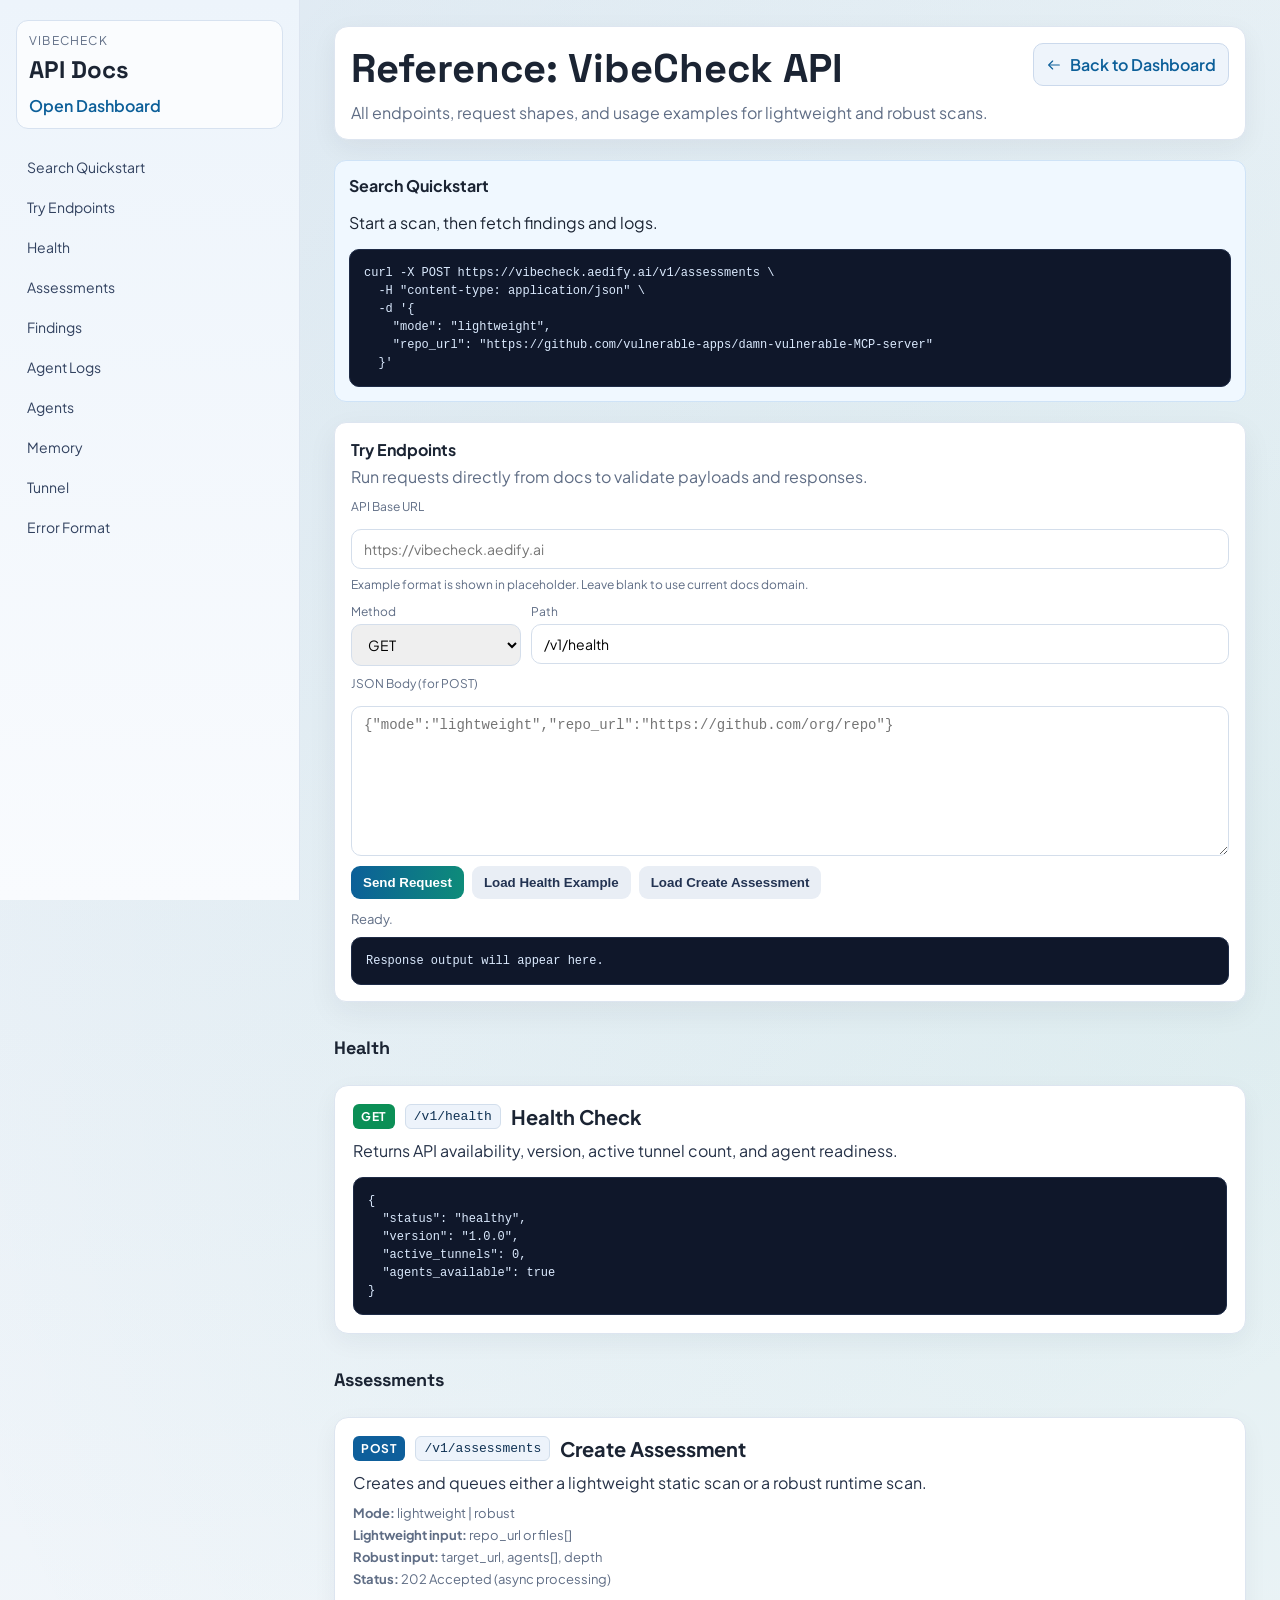
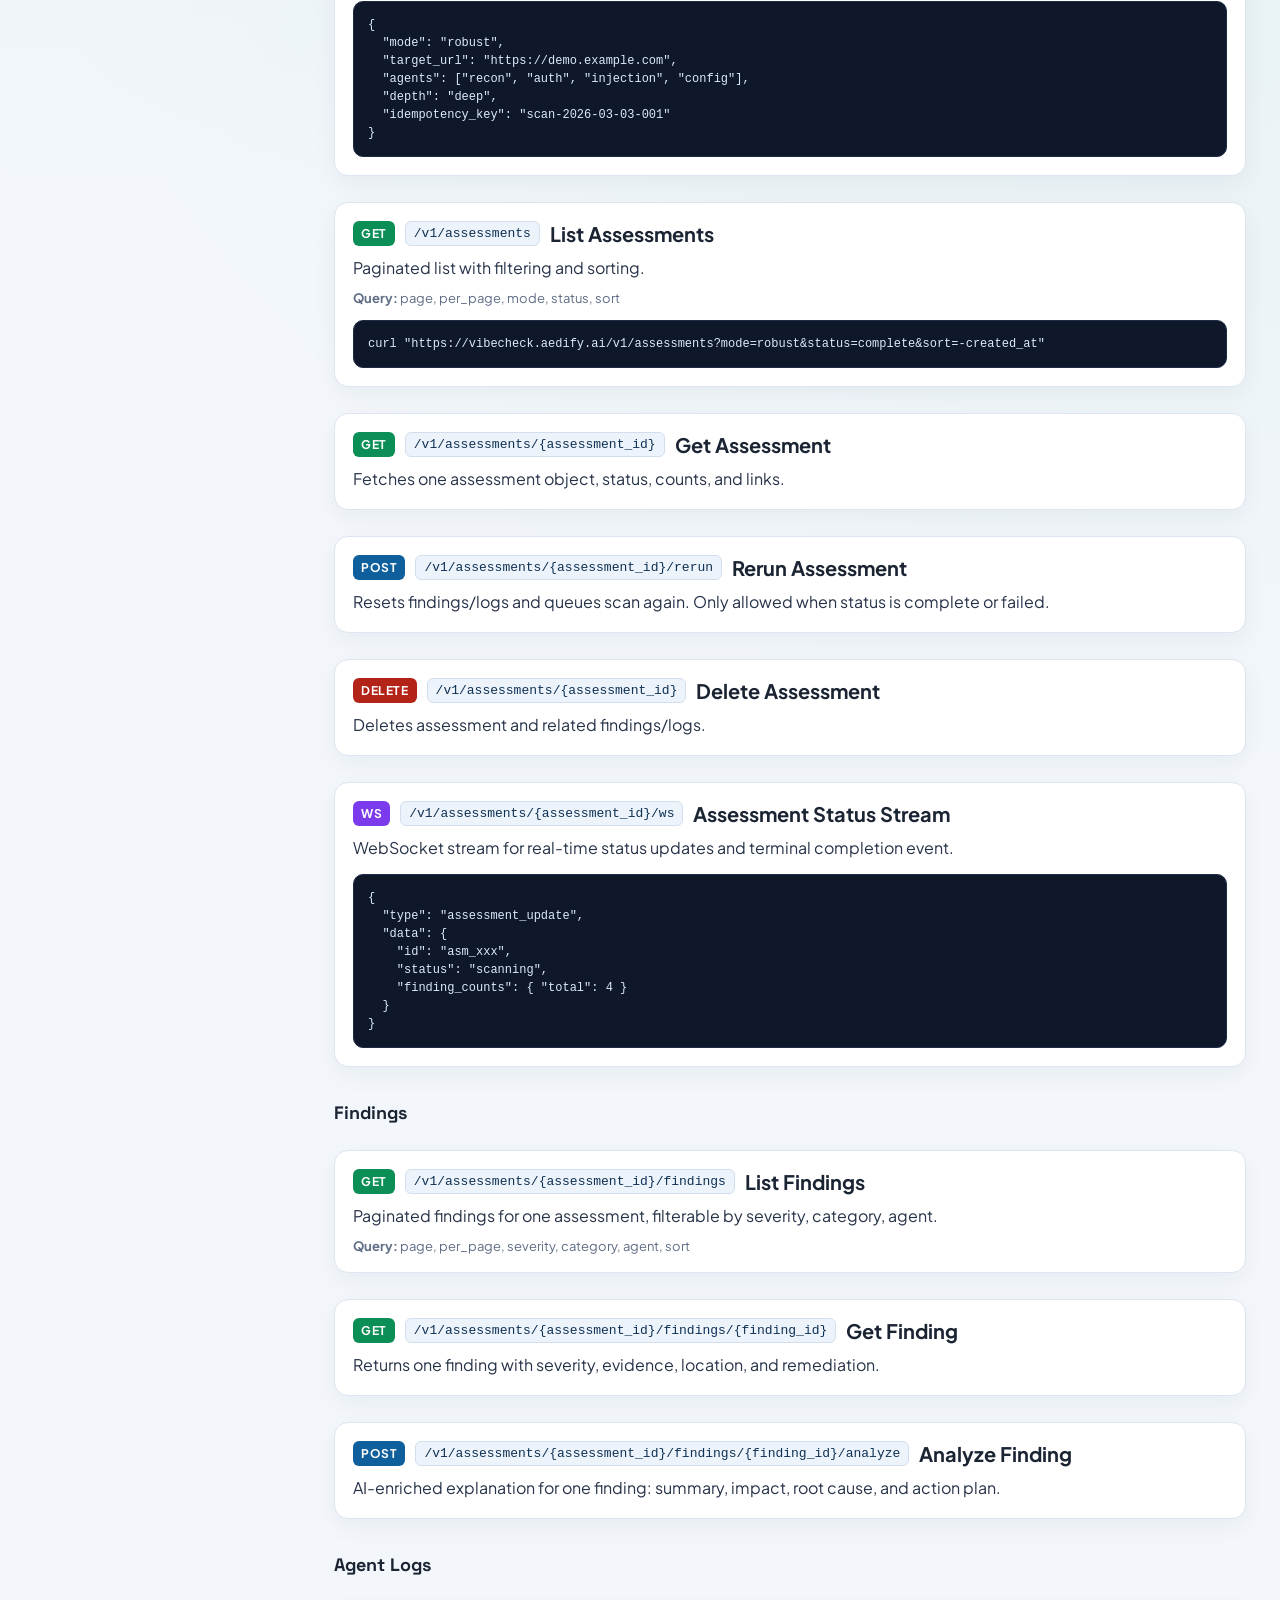
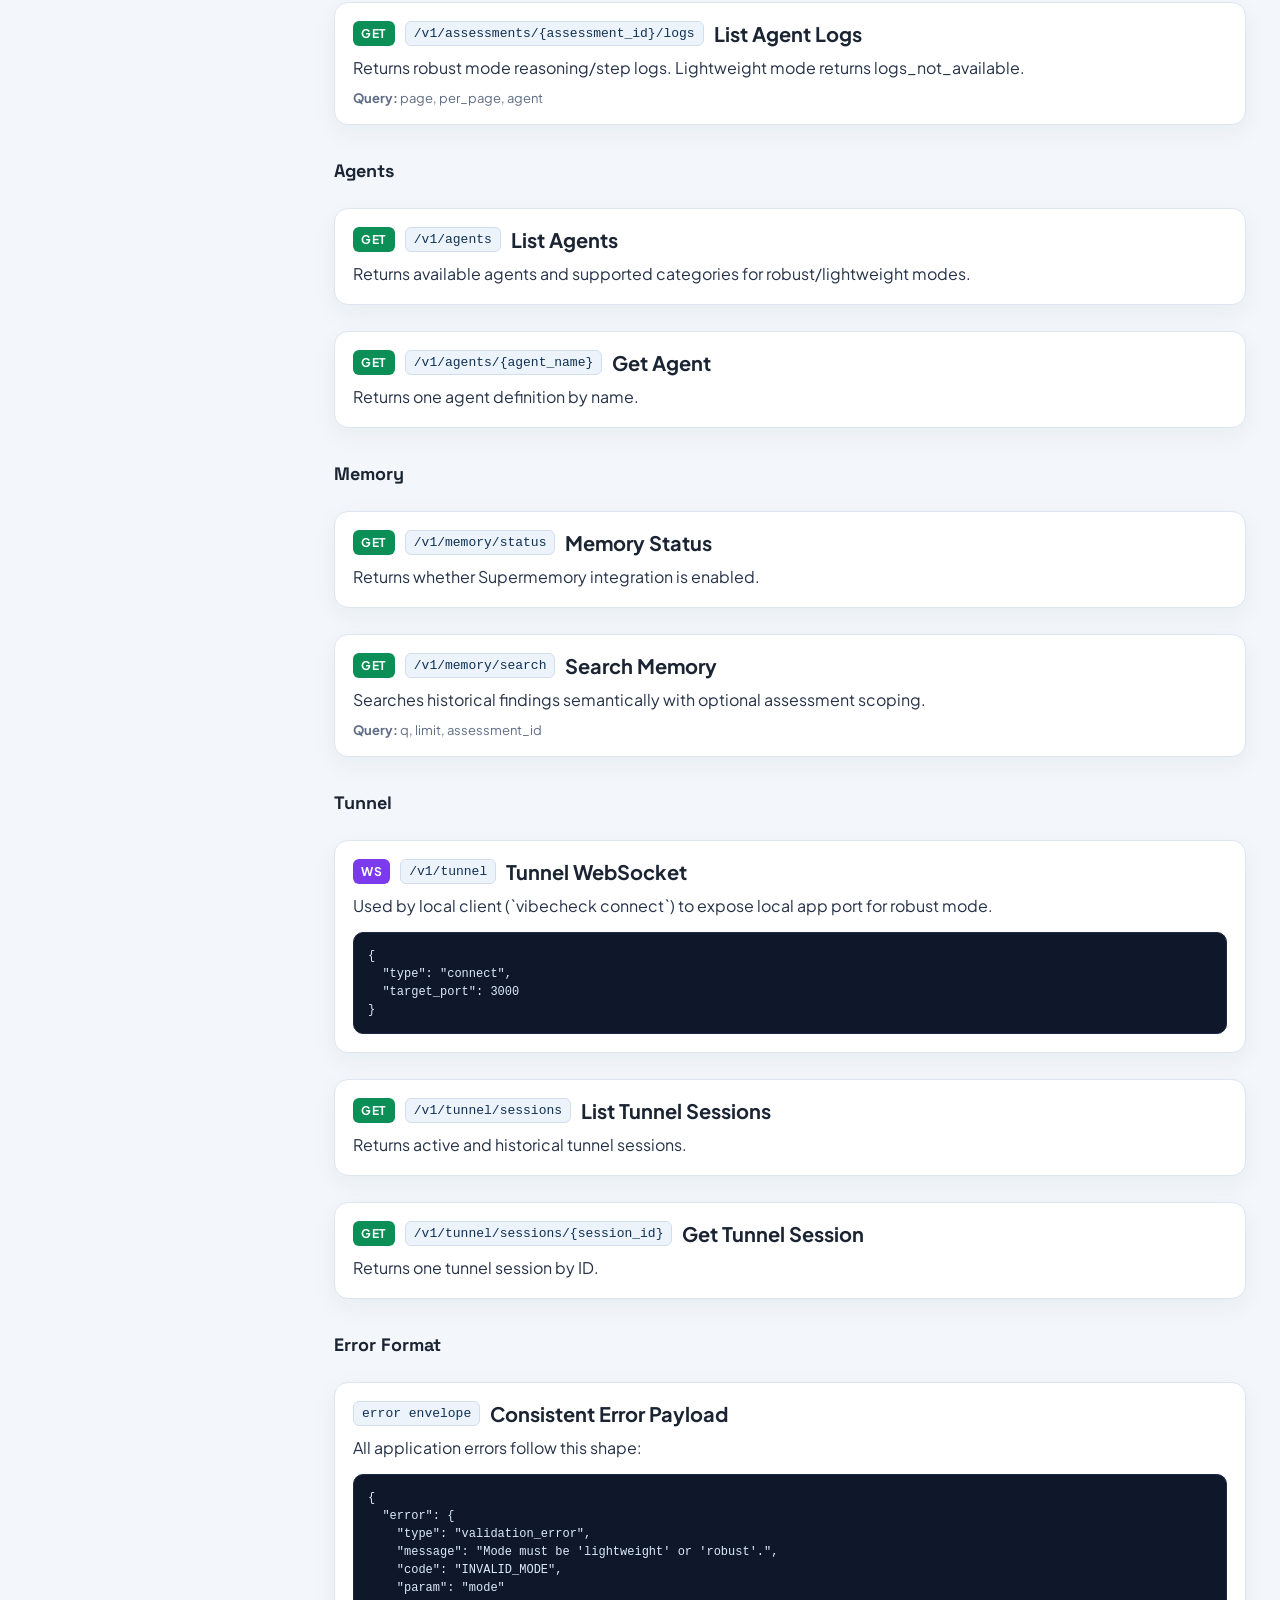
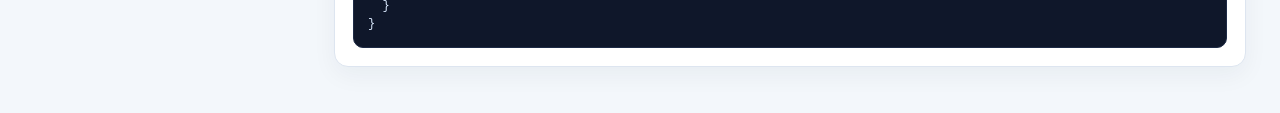
<file: frontend/docs.html>
<!doctype html>
<html lang="en">
  <head>
    <meta charset="UTF-8" />
    <meta name="viewport" content="width=device-width, initial-scale=1.0" />
    <title>VibeCheck API Reference</title>
    <link rel="preconnect" href="https://fonts.googleapis.com" />
    <link rel="preconnect" href="https://fonts.gstatic.com" crossorigin />
    <link
      href="https://fonts.googleapis.com/css2?family=Space+Grotesk:wght@400;500;600;700&family=Plus+Jakarta+Sans:wght@400;500;600;700&display=swap"
      rel="stylesheet"
    />
    <link rel="stylesheet" href="./docs.css" />
  </head>
  <body>
    <div class="docs-shell">
      <aside class="docs-sidebar">
        <div class="brand">
          <p class="brand-eyebrow">VibeCheck</p>
          <h1>API Docs</h1>
          <a href="./index.html">Open Dashboard</a>
        </div>

        <nav>
          <a class="nav-link" href="#quickstart">Search Quickstart</a>
          <a class="nav-link" href="#tester">Try Endpoints</a>
          <a class="nav-link" href="#health">Health</a>
          <a class="nav-link" href="#assessments">Assessments</a>
          <a class="nav-link" href="#findings">Findings</a>
          <a class="nav-link" href="#logs">Agent Logs</a>
          <a class="nav-link" href="#agents">Agents</a>
          <a class="nav-link" href="#memory">Memory</a>
          <a class="nav-link" href="#tunnel">Tunnel</a>
          <a class="nav-link" href="#errors">Error Format</a>
        </nav>
      </aside>

      <main class="docs-main">
        <section class="page-title">
          <div>
            <h2>Reference: VibeCheck API</h2>
            <p>All endpoints, request shapes, and usage examples for lightweight and robust scans.</p>
          </div>
          <a class="dashboard-link" href="./index.html">
            <span aria-hidden="true">
              <svg viewBox="0 0 24 24" fill="none">
                <path d="M10 6 4 12l6 6" stroke="currentColor" stroke-width="1.7" stroke-linecap="round" stroke-linejoin="round"/>
                <path d="M20 12H5" stroke="currentColor" stroke-width="1.7" stroke-linecap="round"/>
              </svg>
            </span>
            Back to Dashboard
          </a>
        </section>

        <section id="quickstart" class="quickstart">
          <h4>Search Quickstart</h4>
          <p>Start a scan, then fetch findings and logs.</p>
          <pre><code>curl -X POST https://vibecheck.aedify.ai/v1/assessments \
  -H "content-type: application/json" \
  -d '{
    "mode": "lightweight",
    "repo_url": "https://github.com/vulnerable-apps/damn-vulnerable-MCP-server"
  }'</code></pre>
        </section>

        <section id="tester" class="api-tester">
          <div class="tester-header">
            <h4>Try Endpoints</h4>
            <p>Run requests directly from docs to validate payloads and responses.</p>
          </div>
          <form id="testerForm">
            <label for="testerBaseUrl">API Base URL</label>
            <input id="testerBaseUrl" type="url" placeholder="https://vibecheck.aedify.ai" />
            <p class="field-hint">Example format is shown in placeholder. Leave blank to use current docs domain.</p>

            <div class="tester-row">
              <div>
                <label for="testerMethod">Method</label>
                <select id="testerMethod">
                  <option value="GET">GET</option>
                  <option value="POST">POST</option>
                  <option value="DELETE">DELETE</option>
                </select>
              </div>
              <div class="tester-path-wrap">
                <label for="testerPath">Path</label>
                <input id="testerPath" type="text" placeholder="/v1/health" />
              </div>
            </div>

            <label for="testerBody">JSON Body (for POST)</label>
            <textarea id="testerBody" rows="8" placeholder='{"mode":"lightweight","repo_url":"https://github.com/org/repo"}'></textarea>

            <div class="tester-actions">
              <button type="submit">Send Request</button>
              <button type="button" id="testerLoadHealth" class="secondary">Load Health Example</button>
              <button type="button" id="testerLoadCreate" class="secondary">Load Create Assessment</button>
            </div>
          </form>

          <p id="testerStatus" class="tester-status">Ready.</p>
          <pre id="testerResponse"><code>Response output will appear here.</code></pre>
        </section>

        <h3 id="health" class="section-label">Health</h3>
        <article class="endpoint">
          <div class="endpoint-header">
            <span class="method get">GET</span>
            <span class="path">/v1/health</span>
            <h3>Health Check</h3>
          </div>
          <p>Returns API availability, version, active tunnel count, and agent readiness.</p>
          <pre><code>{
  "status": "healthy",
  "version": "1.0.0",
  "active_tunnels": 0,
  "agents_available": true
}</code></pre>
        </article>

        <h3 id="assessments" class="section-label">Assessments</h3>
        <article class="endpoint">
          <div class="endpoint-header">
            <span class="method post">POST</span>
            <span class="path">/v1/assessments</span>
            <h3>Create Assessment</h3>
          </div>
          <p>Creates and queues either a lightweight static scan or a robust runtime scan.</p>
          <div class="meta">
            <div><strong>Mode:</strong> lightweight | robust</div>
            <div><strong>Lightweight input:</strong> repo_url or files[]</div>
            <div><strong>Robust input:</strong> target_url, agents[], depth</div>
            <div><strong>Status:</strong> 202 Accepted (async processing)</div>
          </div>
          <pre><code>{
  "mode": "robust",
  "target_url": "https://demo.example.com",
  "agents": ["recon", "auth", "injection", "config"],
  "depth": "deep",
  "idempotency_key": "scan-2026-03-03-001"
}</code></pre>
        </article>

        <article class="endpoint">
          <div class="endpoint-header">
            <span class="method get">GET</span>
            <span class="path">/v1/assessments</span>
            <h3>List Assessments</h3>
          </div>
          <p>Paginated list with filtering and sorting.</p>
          <div class="meta">
            <div><strong>Query:</strong> page, per_page, mode, status, sort</div>
          </div>
          <pre><code>curl "https://vibecheck.aedify.ai/v1/assessments?mode=robust&status=complete&sort=-created_at"</code></pre>
        </article>

        <article class="endpoint">
          <div class="endpoint-header">
            <span class="method get">GET</span>
            <span class="path">/v1/assessments/{assessment_id}</span>
            <h3>Get Assessment</h3>
          </div>
          <p>Fetches one assessment object, status, counts, and links.</p>
        </article>

        <article class="endpoint">
          <div class="endpoint-header">
            <span class="method post">POST</span>
            <span class="path">/v1/assessments/{assessment_id}/rerun</span>
            <h3>Rerun Assessment</h3>
          </div>
          <p>Resets findings/logs and queues scan again. Only allowed when status is complete or failed.</p>
        </article>

        <article class="endpoint">
          <div class="endpoint-header">
            <span class="method delete">DELETE</span>
            <span class="path">/v1/assessments/{assessment_id}</span>
            <h3>Delete Assessment</h3>
          </div>
          <p>Deletes assessment and related findings/logs.</p>
        </article>

        <article class="endpoint">
          <div class="endpoint-header">
            <span class="method ws">WS</span>
            <span class="path">/v1/assessments/{assessment_id}/ws</span>
            <h3>Assessment Status Stream</h3>
          </div>
          <p>WebSocket stream for real-time status updates and terminal completion event.</p>
          <pre><code>{
  "type": "assessment_update",
  "data": {
    "id": "asm_xxx",
    "status": "scanning",
    "finding_counts": { "total": 4 }
  }
}</code></pre>
        </article>

        <h3 id="findings" class="section-label">Findings</h3>
        <article class="endpoint">
          <div class="endpoint-header">
            <span class="method get">GET</span>
            <span class="path">/v1/assessments/{assessment_id}/findings</span>
            <h3>List Findings</h3>
          </div>
          <p>Paginated findings for one assessment, filterable by severity, category, agent.</p>
          <div class="meta">
            <div><strong>Query:</strong> page, per_page, severity, category, agent, sort</div>
          </div>
        </article>

        <article class="endpoint">
          <div class="endpoint-header">
            <span class="method get">GET</span>
            <span class="path">/v1/assessments/{assessment_id}/findings/{finding_id}</span>
            <h3>Get Finding</h3>
          </div>
          <p>Returns one finding with severity, evidence, location, and remediation.</p>
        </article>

        <article class="endpoint">
          <div class="endpoint-header">
            <span class="method post">POST</span>
            <span class="path">/v1/assessments/{assessment_id}/findings/{finding_id}/analyze</span>
            <h3>Analyze Finding</h3>
          </div>
          <p>AI-enriched explanation for one finding: summary, impact, root cause, and action plan.</p>
        </article>

        <h3 id="logs" class="section-label">Agent Logs</h3>
        <article class="endpoint">
          <div class="endpoint-header">
            <span class="method get">GET</span>
            <span class="path">/v1/assessments/{assessment_id}/logs</span>
            <h3>List Agent Logs</h3>
          </div>
          <p>Returns robust mode reasoning/step logs. Lightweight mode returns logs_not_available.</p>
          <div class="meta">
            <div><strong>Query:</strong> page, per_page, agent</div>
          </div>
        </article>

        <h3 id="agents" class="section-label">Agents</h3>
        <article class="endpoint">
          <div class="endpoint-header">
            <span class="method get">GET</span>
            <span class="path">/v1/agents</span>
            <h3>List Agents</h3>
          </div>
          <p>Returns available agents and supported categories for robust/lightweight modes.</p>
        </article>

        <article class="endpoint">
          <div class="endpoint-header">
            <span class="method get">GET</span>
            <span class="path">/v1/agents/{agent_name}</span>
            <h3>Get Agent</h3>
          </div>
          <p>Returns one agent definition by name.</p>
        </article>

        <h3 id="memory" class="section-label">Memory</h3>
        <article class="endpoint">
          <div class="endpoint-header">
            <span class="method get">GET</span>
            <span class="path">/v1/memory/status</span>
            <h3>Memory Status</h3>
          </div>
          <p>Returns whether Supermemory integration is enabled.</p>
        </article>

        <article class="endpoint">
          <div class="endpoint-header">
            <span class="method get">GET</span>
            <span class="path">/v1/memory/search</span>
            <h3>Search Memory</h3>
          </div>
          <p>Searches historical findings semantically with optional assessment scoping.</p>
          <div class="meta">
            <div><strong>Query:</strong> q, limit, assessment_id</div>
          </div>
        </article>

        <h3 id="tunnel" class="section-label">Tunnel</h3>
        <article class="endpoint">
          <div class="endpoint-header">
            <span class="method ws">WS</span>
            <span class="path">/v1/tunnel</span>
            <h3>Tunnel WebSocket</h3>
          </div>
          <p>Used by local client (`vibecheck connect`) to expose local app port for robust mode.</p>
          <pre><code>{
  "type": "connect",
  "target_port": 3000
}</code></pre>
        </article>

        <article class="endpoint">
          <div class="endpoint-header">
            <span class="method get">GET</span>
            <span class="path">/v1/tunnel/sessions</span>
            <h3>List Tunnel Sessions</h3>
          </div>
          <p>Returns active and historical tunnel sessions.</p>
        </article>

        <article class="endpoint">
          <div class="endpoint-header">
            <span class="method get">GET</span>
            <span class="path">/v1/tunnel/sessions/{session_id}</span>
            <h3>Get Tunnel Session</h3>
          </div>
          <p>Returns one tunnel session by ID.</p>
        </article>

        <h3 id="errors" class="section-label">Error Format</h3>
        <article class="endpoint">
          <div class="endpoint-header">
            <span class="path">error envelope</span>
            <h3>Consistent Error Payload</h3>
          </div>
          <p>All application errors follow this shape:</p>
          <pre><code>{
  "error": {
    "type": "validation_error",
    "message": "Mode must be 'lightweight' or 'robust'.",
    "code": "INVALID_MODE",
    "param": "mode"
  }
}</code></pre>
        </article>
      </main>
    </div>
    <script src="./docs.js"></script>
  </body>
</html>
</file>
<file: frontend/docs.css>
:root {
  --docs-bg: #f3f7fb;
  --docs-panel: #ffffff;
  --docs-border: #dde5f0;
  --docs-text: #1b2433;
  --docs-muted: #5f6d85;
  --docs-link: #0c5f99;
  --docs-accent: #0e8c79;
  --docs-code-bg: #0f172a;
  --docs-code-text: #dbeafe;
  --docs-get: #0b8f56;
  --docs-post: #0e5f9b;
  --docs-delete: #b42318;
  --docs-ws: #7c3aed;
}

* {
  box-sizing: border-box;
}

html, body {
  margin: 0;
  padding: 0;
  background:
    radial-gradient(circle at 10% 0%, rgba(12, 95, 153, 0.09), transparent 36%),
    radial-gradient(circle at 100% 20%, rgba(14, 140, 121, 0.08), transparent 34%),
    var(--docs-bg);
  color: var(--docs-text);
  font-family: "Plus Jakarta Sans", "Trebuchet MS", sans-serif;
}

.docs-shell {
  min-height: 100vh;
  display: grid;
  grid-template-columns: 300px 1fr;
}

.docs-sidebar {
  border-right: 1px solid var(--docs-border);
  background: linear-gradient(180deg, #edf4fb 0%, #f9fbfe 100%);
  padding: 20px 16px;
  position: sticky;
  top: 0;
  height: 100vh;
  overflow-y: auto;
}

.brand {
  margin-bottom: 20px;
  background: rgba(255, 255, 255, 0.72);
  border: 1px solid #d7e2f0;
  border-radius: 12px;
  padding: 12px;
}

.brand-eyebrow {
  margin: 0;
  color: var(--docs-muted);
  font-size: 12px;
  text-transform: uppercase;
  letter-spacing: 0.1em;
}

.brand h1 {
  margin: 6px 0 0;
  font-family: "Space Grotesk", sans-serif;
  font-size: 24px;
}

.brand a {
  display: inline-block;
  margin-top: 10px;
  color: var(--docs-link);
  text-decoration: none;
  font-weight: 600;
}

.docs-sidebar nav {
  display: grid;
  gap: 4px;
}

.docs-sidebar a.nav-link {
  text-decoration: none;
  color: #31415f;
  font-size: 14px;
  padding: 8px 10px;
  border-radius: 8px;
  border: 1px solid transparent;
}

.docs-sidebar a.nav-link:hover {
  background: #e9f1fb;
  border-color: #cfdced;
}

.docs-main {
  padding: 26px 34px 46px;
  max-width: 1040px;
  width: 100%;
}

.page-title {
  display: flex;
  justify-content: space-between;
  align-items: flex-start;
  gap: 16px;
  background: var(--docs-panel);
  border: 1px solid var(--docs-border);
  border-radius: 14px;
  padding: 16px;
  box-shadow: 0 8px 26px rgba(27, 36, 51, 0.06);
}

.page-title h2 {
  margin: 0 0 8px;
  font-family: "Space Grotesk", sans-serif;
  font-size: clamp(28px, 4vw, 40px);
}

.page-title p {
  margin: 0;
  color: var(--docs-muted);
}

.dashboard-link {
  display: inline-flex;
  align-items: center;
  gap: 8px;
  text-decoration: none;
  color: var(--docs-link);
  border: 1px solid #cbd9ec;
  background: #eef4fb;
  border-radius: 10px;
  padding: 10px 12px;
  font-weight: 600;
  white-space: nowrap;
}

.dashboard-link span {
  display: inline-flex;
  width: 16px;
  height: 16px;
}

.endpoint {
  margin-top: 26px;
  background: var(--docs-panel);
  border: 1px solid var(--docs-border);
  border-radius: 14px;
  padding: 18px;
  box-shadow: 0 8px 24px rgba(27, 36, 51, 0.05);
}

.endpoint-header {
  display: flex;
  align-items: center;
  gap: 10px;
  flex-wrap: wrap;
}

.endpoint-header h3 {
  margin: 0;
  font-size: 20px;
}

.method {
  color: #fff;
  font-size: 12px;
  letter-spacing: 0.05em;
  text-transform: uppercase;
  padding: 5px 8px;
  border-radius: 6px;
  font-weight: 700;
}

.method.get {
  background: var(--docs-get);
}

.method.post {
  background: var(--docs-post);
}

.method.delete {
  background: var(--docs-delete);
}

.method.ws {
  background: var(--docs-ws);
}

.path {
  font-family: ui-monospace, "SFMono-Regular", Menlo, monospace;
  color: #0f3153;
  background: #edf3fb;
  border: 1px solid #d2deec;
  padding: 4px 8px;
  border-radius: 6px;
  font-size: 13px;
}

.endpoint p {
  margin: 10px 0 0;
  line-height: 1.5;
  color: #263248;
}

.meta {
  margin-top: 10px;
  display: grid;
  gap: 6px;
  color: var(--docs-muted);
  font-size: 13px;
}

pre {
  margin: 14px 0 0;
  background: var(--docs-code-bg);
  color: var(--docs-code-text);
  border-radius: 10px;
  border: 1px solid #1e2b46;
  padding: 14px;
  overflow-x: auto;
  font-size: 12px;
  line-height: 1.5;
}

.quickstart {
  margin-top: 20px;
  background: #f0f8ff;
  border: 1px solid #cfe3f7;
  border-radius: 12px;
  padding: 14px;
}

.quickstart h4 {
  margin: 0 0 8px;
}

.api-tester {
  margin-top: 20px;
  background: var(--docs-panel);
  border: 1px solid var(--docs-border);
  border-radius: 12px;
  padding: 16px;
  box-shadow: 0 10px 30px rgba(27, 36, 51, 0.06);
}

.tester-header h4 {
  margin: 0 0 6px;
}

.tester-header p {
  margin: 0 0 12px;
  color: var(--docs-muted);
}

.field-hint {
  margin: -2px 0 2px;
  color: var(--docs-muted);
  font-size: 12px;
}

#testerForm {
  display: grid;
  gap: 10px;
}

.tester-row {
  display: grid;
  grid-template-columns: 170px 1fr;
  gap: 10px;
}

.tester-path-wrap {
  min-width: 0;
}

.api-tester label {
  display: block;
  font-size: 12px;
  color: var(--docs-muted);
  margin-bottom: 5px;
}

.api-tester input,
.api-tester select,
.api-tester textarea {
  width: 100%;
  border: 1px solid #d4deeb;
  border-radius: 10px;
  padding: 10px 12px;
  font-family: inherit;
  font-size: 14px;
}

.api-tester textarea {
  font-family: ui-monospace, "SFMono-Regular", Menlo, monospace;
  resize: vertical;
}

.api-tester input:focus,
.api-tester select:focus,
.api-tester textarea:focus {
  outline: 2px solid rgba(12, 95, 153, 0.2);
  border-color: var(--docs-link);
}

.tester-actions {
  display: flex;
  flex-wrap: wrap;
  gap: 8px;
}

.tester-actions button {
  border: 0;
  border-radius: 9px;
  padding: 9px 12px;
  font-weight: 600;
  cursor: pointer;
}

.tester-actions button[type="submit"] {
  color: #fff;
  background: linear-gradient(95deg, #0c5f99 0%, #0e8c79 100%);
}

.tester-actions .secondary {
  background: #e9eef5;
  color: #233352;
}

.tester-status {
  margin: 12px 0 0;
  color: var(--docs-muted);
  font-size: 13px;
}

#testerResponse {
  margin-top: 10px;
}

.section-label {
  margin-top: 34px;
  font-size: 18px;
  font-family: "Space Grotesk", sans-serif;
}

@media (max-width: 980px) {
  .docs-shell {
    grid-template-columns: 1fr;
  }

  .docs-sidebar {
    position: static;
    height: auto;
    border-right: 0;
    border-bottom: 1px solid var(--docs-border);
  }

  .docs-main {
    padding: 20px 16px 30px;
  }

  .page-title {
    flex-direction: column;
    align-items: flex-start;
  }

  .tester-row {
    grid-template-columns: 1fr;
  }
}
</file>
